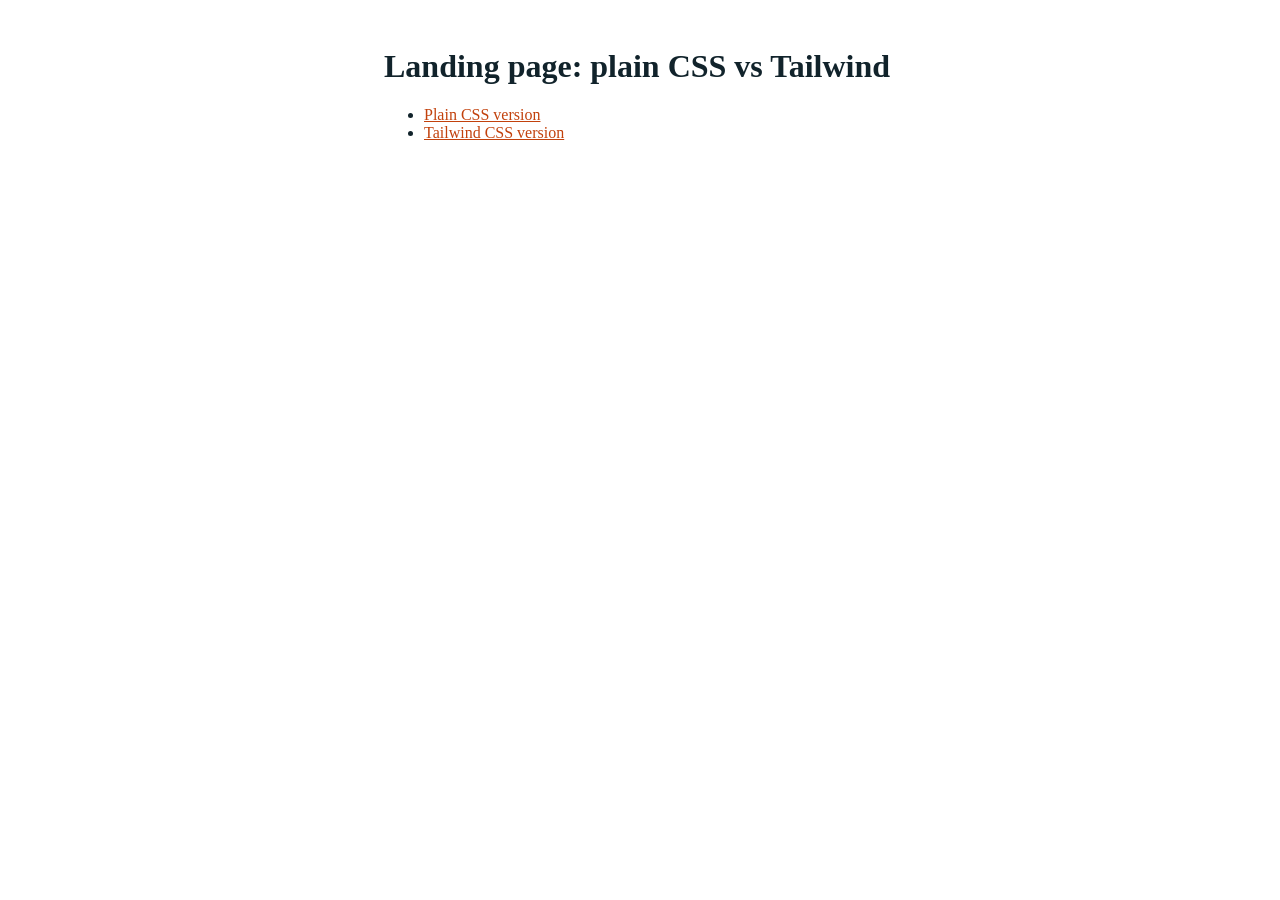
<file: index.html>
<!DOCTYPE html>
<html lang="en"><head><meta charset="UTF-8"><meta name="viewport" content="width=device-width, initial-scale=1">
<title>Landing page: plain CSS vs Tailwind</title>
<style>body{font-family:Georgia,serif;max-width:32rem;margin:3rem auto;padding:0 1rem;color:#11232B}a{color:#C2410C}</style></head>
<body><h1>Landing page: plain CSS vs Tailwind</h1>
<ul><li><a href="plain-css/index.html">Plain CSS version</a></li>
<li><a href="tailwind/index.html">Tailwind CSS version</a></li></ul></body></html>
</file>
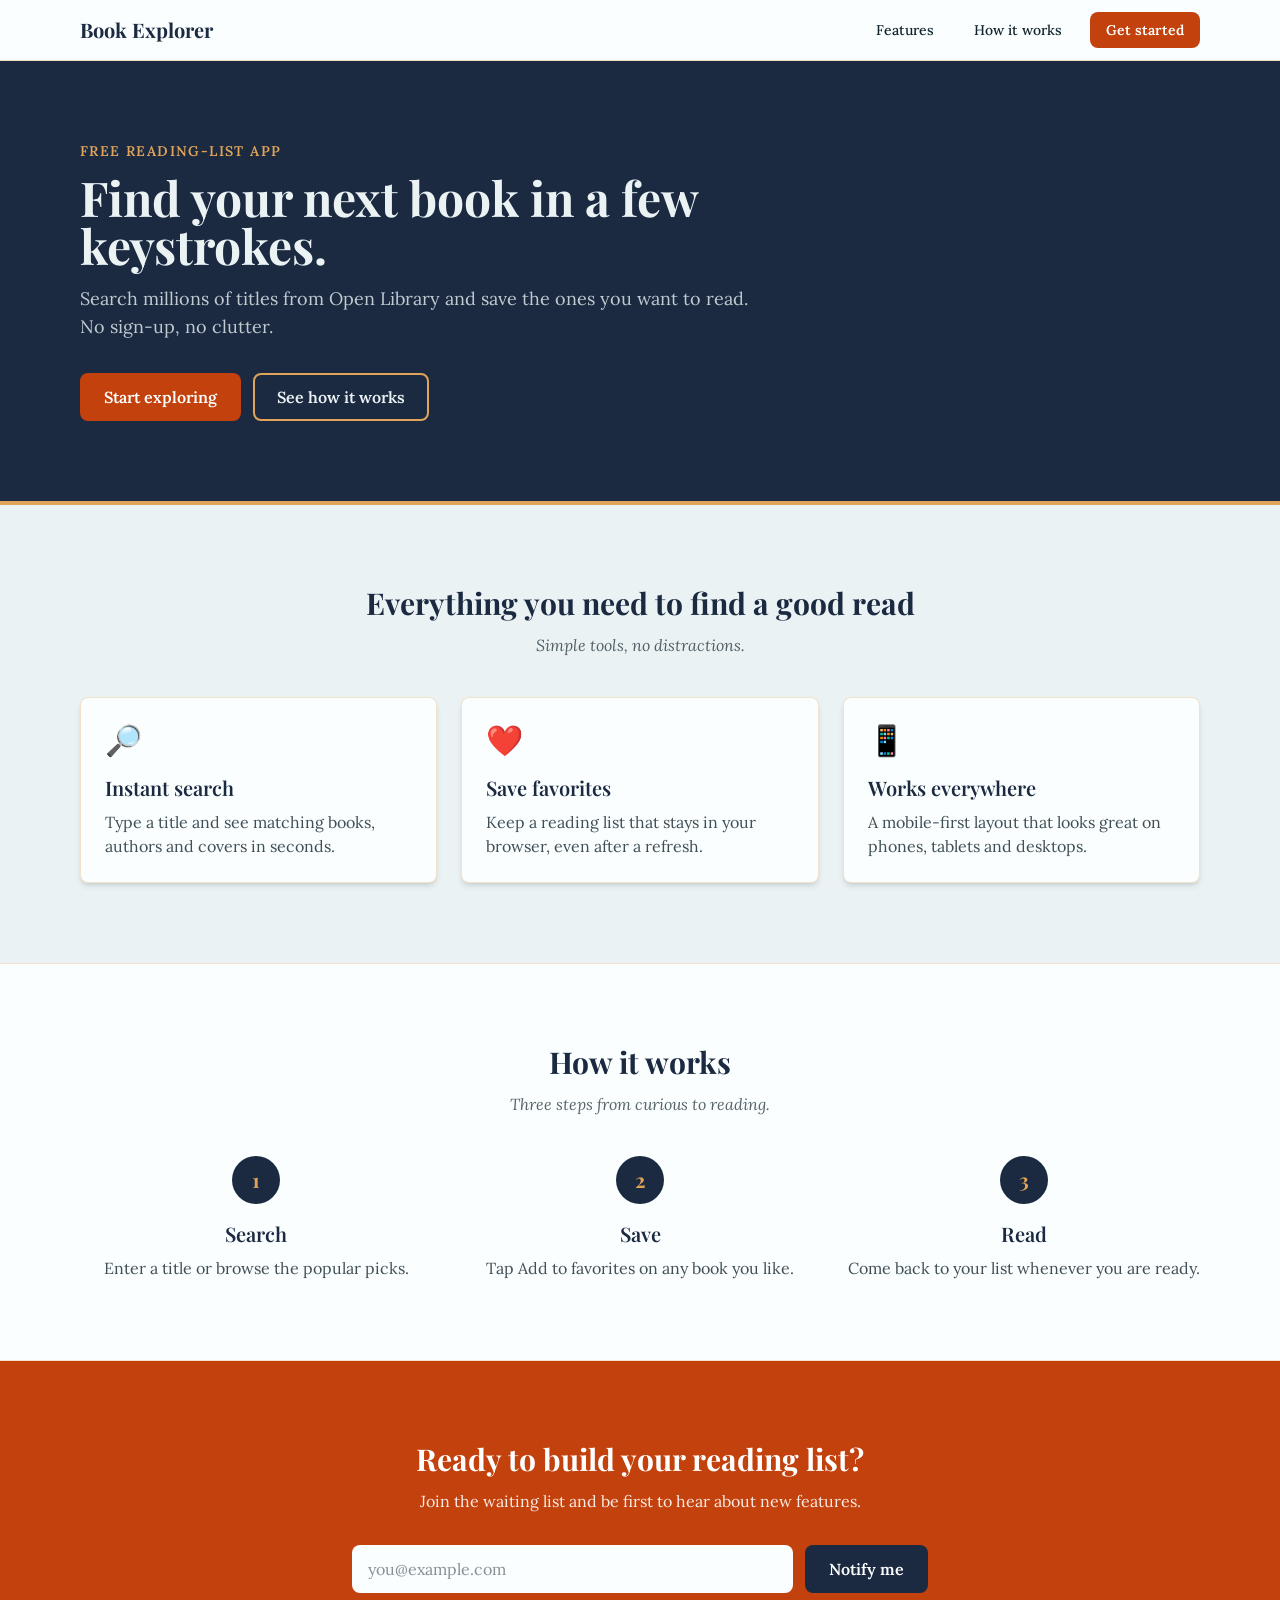
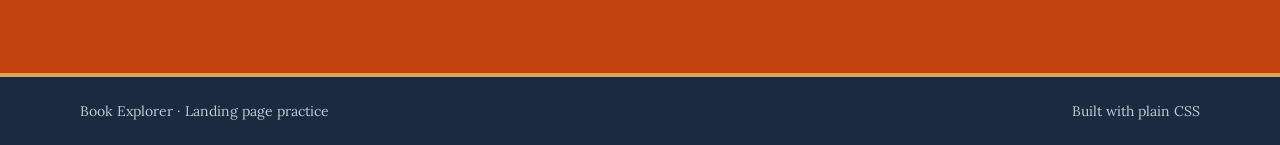
<file: plain-css/index.html>
<!DOCTYPE html>
<html lang="en">
<head>
  <meta charset="UTF-8">
  <meta name="viewport" content="width=device-width, initial-scale=1">
  <title>Book Explorer - Plain CSS version</title>
  <link rel="preconnect" href="https://fonts.googleapis.com">
  <link rel="preconnect" href="https://fonts.gstatic.com" crossorigin>
  <link href="https://fonts.googleapis.com/css2?family=Lora:wght@400;500;600&family=Playfair+Display:wght@600;700&display=swap" rel="stylesheet">
  <link rel="stylesheet" href="style.css">
</head>
<body>

  <header class="site-header">
    <nav class="nav" aria-label="Main">
      <a class="logo" href="#">Book Explorer</a>
      <ul class="nav-links">
        <li class="nav-hide"><a class="nav-link" href="#features">Features</a></li>
        <li class="nav-hide"><a class="nav-link" href="#how">How it works</a></li>
        <li><a class="btn btn-small" href="#cta">Get started</a></li>
      </ul>
    </nav>
  </header>

  <main>
    <section class="hero">
      <div class="hero-inner">
        <p class="eyebrow">Free reading-list app</p>
        <h1>Find your next book in a few keystrokes.</h1>
        <p class="lead">Search millions of titles from Open Library and save the ones you want to read. No sign-up, no clutter.</p>
        <div class="hero-actions">
          <a class="btn btn-primary" href="#cta">Start exploring</a>
          <a class="btn btn-ghost" href="#how">See how it works</a>
        </div>
      </div>
    </section>

    <section id="features" class="section">
      <div class="container">
        <h2 class="section-title">Everything you need to find a good read</h2>
        <p class="section-sub">Simple tools, no distractions.</p>
        <div class="cards">
          <article class="card">
            <div class="card-icon" aria-hidden="true">🔎</div>
            <h3 class="card-title">Instant search</h3>
            <p class="card-text">Type a title and see matching books, authors and covers in seconds.</p>
          </article>
          <article class="card">
            <div class="card-icon" aria-hidden="true">❤️</div>
            <h3 class="card-title">Save favorites</h3>
            <p class="card-text">Keep a reading list that stays in your browser, even after a refresh.</p>
          </article>
          <article class="card">
            <div class="card-icon" aria-hidden="true">📱</div>
            <h3 class="card-title">Works everywhere</h3>
            <p class="card-text">A mobile-first layout that looks great on phones, tablets and desktops.</p>
          </article>
        </div>
      </div>
    </section>

    <section id="how" class="section section-alt">
      <div class="container">
        <h2 class="section-title">How it works</h2>
        <p class="section-sub">Three steps from curious to reading.</p>
        <div class="steps">
          <div class="step">
            <div class="step-number">1</div>
            <h3 class="card-title">Search</h3>
            <p class="card-text">Enter a title or browse the popular picks.</p>
          </div>
          <div class="step">
            <div class="step-number">2</div>
            <h3 class="card-title">Save</h3>
            <p class="card-text">Tap Add to favorites on any book you like.</p>
          </div>
          <div class="step">
            <div class="step-number">3</div>
            <h3 class="card-title">Read</h3>
            <p class="card-text">Come back to your list whenever you are ready.</p>
          </div>
        </div>
      </div>
    </section>

    <section id="cta" class="cta">
      <div class="cta-inner">
        <h2 class="cta-title">Ready to build your reading list?</h2>
        <p class="cta-text">Join the waiting list and be first to hear about new features.</p>
        <form class="cta-form" onsubmit="return false">
          <label for="email" class="sr-only">Email address</label>
          <input id="email" type="email" class="cta-input" placeholder="you@example.com" required>
          <button type="submit" class="cta-button">Notify me</button>
        </form>
      </div>
    </section>
  </main>

  <footer class="footer">
    <div class="footer-inner">
      <p>Book Explorer · Landing page practice</p>
      <p>Built with plain CSS</p>
    </div>
  </footer>

</body>
</html>
</file>
<file: plain-css/style.css>
/* ---------- Reset (Tailwind does this for you with "preflight") ---------- */
*, *::before, *::after { box-sizing: border-box; }
html { scroll-behavior: smooth; scroll-padding-top: 4rem; }
body { margin: 0; font-family: "Lora", Georgia, serif; line-height: 1.5;
       background: var(--paper); color: var(--ink); -webkit-font-smoothing: antialiased; }
h1, h2, h3, p, ul { margin: 0; }
ul { list-style: none; padding: 0; }
a { color: inherit; text-decoration: none; }
input, button { font: inherit; border: 0; }
button { cursor: pointer; }

/* ---------- Design tokens (Tailwind: tailwind.config colors) ---------- */
:root {
  --paper: #EAF2F4; --page: #FAFEFF; --ink: #11232B; --navy: #1B2A41;
  --brass: #E0A458; --coral: #C2410C; --coral-dark: #9A3412;
}

.sr-only { position: absolute; width: 1px; height: 1px; padding: 0; margin: -1px;
           overflow: hidden; clip: rect(0, 0, 0, 0); white-space: nowrap; border: 0; }

/* ---------- Header / navbar ---------- */
.site-header { position: sticky; top: 0; z-index: 10; background: var(--page);
               border-bottom: 1px solid rgba(224, 164, 88, 0.4); }
.nav { max-width: 72rem; margin: 0 auto; padding: 0.75rem 1rem;
       display: flex; align-items: center; justify-content: space-between; }
.logo { font-family: "Playfair Display", Georgia, serif; font-size: 1.25rem;
        line-height: 1.75rem; font-weight: 700; color: var(--navy); }
.nav-links { display: flex; align-items: center; gap: 0.25rem;
             font-size: 0.875rem; line-height: 1.25rem; font-weight: 500; }
.nav-link { display: block; padding: 0.5rem 0.75rem; border-radius: 0.375rem; }
.nav-link:hover { background: var(--paper); }
.nav-hide { display: none; }

/* ---------- Buttons ---------- */
.btn { display: inline-block; text-align: center; border-radius: 0.5rem;
       padding: 0.75rem 1.5rem; font-weight: 600; transition: background-color 0.15s; }
.btn:focus { outline: none; box-shadow: 0 0 0 4px rgba(224, 164, 88, 0.6); }
.btn-small { padding: 0.5rem 1rem; font-size: 0.875rem; line-height: 1.25rem;
             background: var(--coral); color: #fff; }
.btn-small:hover, .btn-primary:hover { background: var(--coral-dark); }
.btn-primary { background: var(--coral); color: #fff; }
.btn-ghost { border: 2px solid var(--brass); color: var(--paper); padding: calc(0.75rem - 2px) calc(1.5rem - 2px); }
.btn-ghost:hover { background: rgba(224, 164, 88, 0.2); }

/* ---------- Hero ---------- */
.hero { background: var(--navy); color: var(--paper); border-bottom: 4px solid var(--brass); }
.hero-inner { max-width: 72rem; margin: 0 auto; padding: 3rem 1rem; }
.eyebrow { font-size: 0.875rem; line-height: 1.25rem; font-weight: 600;
           text-transform: uppercase; letter-spacing: 0.1em; color: var(--brass); }
.hero h1 { margin-top: 0.75rem; max-width: 42rem; font-family: "Playfair Display", Georgia, serif;
           font-size: 1.875rem; line-height: 2.25rem; font-weight: 700; }
.lead { margin-top: 1rem; max-width: 42rem; font-size: 1.125rem; line-height: 1.75rem;
        color: rgba(234, 242, 244, 0.8); }
.hero-actions { margin-top: 2rem; display: flex; flex-direction: column; gap: 0.75rem; }

/* ---------- Sections ---------- */
.container { max-width: 72rem; margin: 0 auto; padding: 0 1rem; }
.section { padding: 3.5rem 0; }
.section-alt { background: var(--page); border-top: 1px solid rgba(224, 164, 88, 0.3);
               border-bottom: 1px solid rgba(224, 164, 88, 0.3); }
.section-title { text-align: center; font-family: "Playfair Display", Georgia, serif;
                 font-size: 1.5rem; line-height: 2rem; font-weight: 700; color: var(--navy); }
.section-sub { margin: 0.75rem auto 0; max-width: 36rem; text-align: center;
               font-style: italic; color: rgba(17, 35, 43, 0.7); }

/* ---------- Feature cards ---------- */
.cards { margin-top: 2.5rem; display: grid; grid-template-columns: 1fr; gap: 1.5rem; }
.card { background: var(--page); border: 1px solid rgba(224, 164, 88, 0.3); border-radius: 0.5rem;
        padding: 1.5rem; box-shadow: 0 4px 6px -1px rgb(0 0 0 / 0.1), 0 2px 4px -2px rgb(0 0 0 / 0.1); }
.card-icon { font-size: 1.875rem; line-height: 2.25rem; }
.card-title { margin-top: 1rem; font-family: "Playfair Display", Georgia, serif;
              font-size: 1.25rem; line-height: 1.75rem; font-weight: 600; color: var(--navy); }
.card-text { margin-top: 0.5rem; color: rgba(17, 35, 43, 0.8); }

/* ---------- Steps ---------- */
.steps { margin-top: 2.5rem; display: grid; grid-template-columns: 1fr; gap: 2rem; }
.step { text-align: center; }
.step-number { margin: 0 auto; width: 3rem; height: 3rem; border-radius: 9999px;
               display: flex; align-items: center; justify-content: center;
               background: var(--navy); color: var(--brass);
               font-family: "Playfair Display", Georgia, serif; font-size: 1.25rem; font-weight: 700; }

/* ---------- Call to action ---------- */
.cta { background: var(--coral); color: #fff; padding: 3.5rem 0; }
.cta-inner { max-width: 48rem; margin: 0 auto; padding: 0 1rem; text-align: center; }
.cta-title { font-family: "Playfair Display", Georgia, serif; font-size: 1.5rem;
             line-height: 2rem; font-weight: 700; }
.cta-text { margin-top: 0.75rem; color: rgba(255, 255, 255, 0.9); }
.cta-form { margin: 2rem auto 0; max-width: 36rem; display: flex; flex-direction: column; gap: 0.75rem; }
.cta-input { flex: 1 1 0%; border-radius: 0.5rem; padding: 0.75rem 1rem;
             background: var(--page); color: var(--ink); }
.cta-input::placeholder { color: rgba(17, 35, 43, 0.5); }
.cta-input:focus, .cta-button:focus { outline: none; box-shadow: 0 0 0 4px rgba(224, 164, 88, 0.6); }
.cta-button { border-radius: 0.5rem; padding: 0.75rem 1.5rem; font-weight: 600;
              background: var(--navy); color: #fff; transition: background-color 0.15s; }
.cta-button:hover { background: var(--ink); }

/* ---------- Footer ---------- */
.footer { background: var(--navy); color: rgba(234, 242, 244, 0.8); border-top: 4px solid var(--brass); }
.footer-inner { max-width: 72rem; margin: 0 auto; padding: 1.5rem 1rem;
                font-size: 0.875rem; line-height: 1.25rem;
                display: flex; flex-direction: column; gap: 0.5rem; justify-content: space-between; }

/* ---------- Responsive: sm = 640px, md = 768px (same breakpoints as Tailwind) ---------- */
@media (min-width: 640px) {
  .nav-links { gap: 1rem; }
  .nav-hide { display: block; }
  .hero-actions, .cta-form, .footer-inner { flex-direction: row; }
}
@media (min-width: 768px) {
  .hero-inner { padding: 5rem 1rem; }
  .hero h1 { font-size: 3rem; line-height: 1; }
  .section, .cta { padding: 5rem 0; }
  .section-title, .cta-title { font-size: 1.875rem; line-height: 2.25rem; }
  .cards, .steps { grid-template-columns: repeat(3, minmax(0, 1fr)); }
}
</file>
